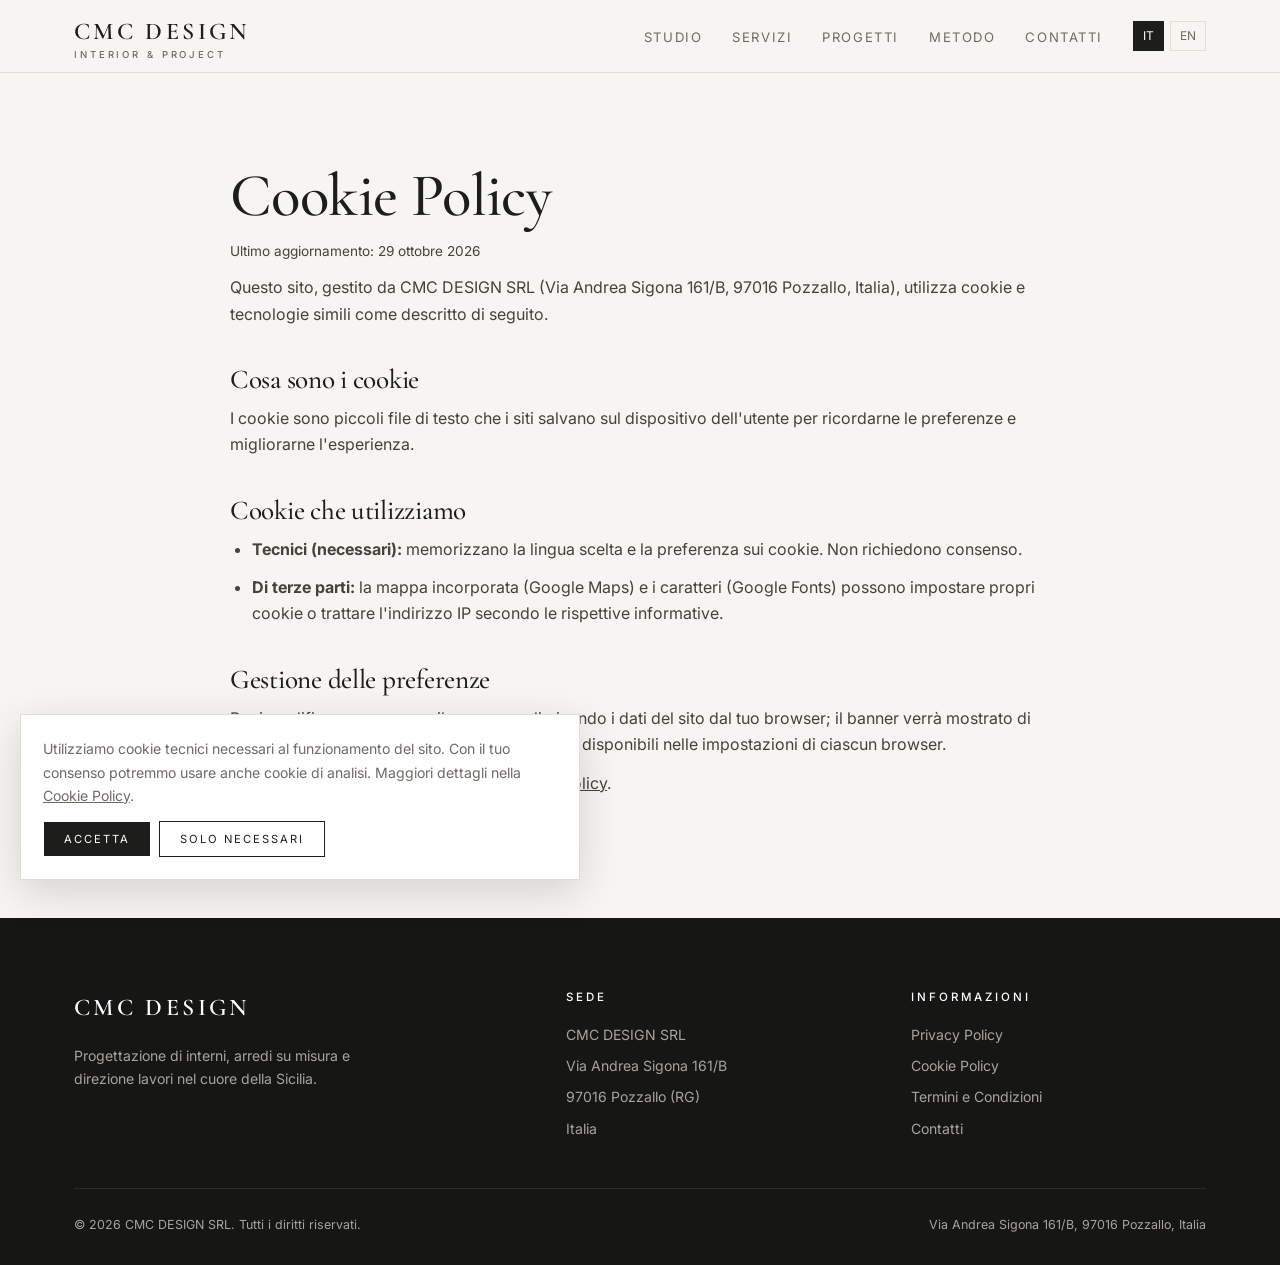
<file: cookies.html>
<!DOCTYPE html>
<html lang="it" data-lang="it">
<head>
<meta charset="utf-8">
<meta name="viewport" content="width=device-width,initial-scale=1">
<title>Cookie Policy — CMC DESIGN SRL</title>
<link href="https://fonts.googleapis.com/css2?family=Cormorant+Garamond:ital,wght@0,500;0,600;1,500&family=Inter:wght@400;500&display=swap" rel="stylesheet">
<link rel="stylesheet" href="style.css">
</head>
<body>
<main class="wrap page">
<div class="it">
<h1>Cookie Policy</h1>
<p class="upd">Ultimo aggiornamento: 29 ottobre 2026</p>
<p>Questo sito, gestito da CMC DESIGN SRL (Via Andrea Sigona 161/B, 97016 Pozzallo, Italia), utilizza cookie e tecnologie simili come descritto di seguito.</p>
<h2>Cosa sono i cookie</h2>
<p>I cookie sono piccoli file di testo che i siti salvano sul dispositivo dell'utente per ricordarne le preferenze e migliorarne l'esperienza.</p>
<h2>Cookie che utilizziamo</h2>
<ul><li><strong>Tecnici (necessari):</strong> memorizzano la lingua scelta e la preferenza sui cookie. Non richiedono consenso.</li><li><strong>Di terze parti:</strong> la mappa incorporata (Google Maps) e i caratteri (Google Fonts) possono impostare propri cookie o trattare l'indirizzo IP secondo le rispettive informative.</li></ul>
<h2>Gestione delle preferenze</h2>
<p>Puoi modificare o revocare il consenso eliminando i dati del sito dal tuo browser; il banner verrà mostrato di nuovo. Le istruzioni per bloccare i cookie sono disponibili nelle impostazioni di ciascun browser.</p>
<p>Per ulteriori informazioni consulta la <a href="privacy.html" style="text-decoration:underline">Privacy Policy</a>.</p>
</div>
<div class="en">
<h1>Cookie Policy</h1>
<p class="upd">Last updated: 29 October 2026</p>
<p>This website, operated by CMC DESIGN SRL (Via Andrea Sigona 161/B, 97016 Pozzallo, Italy), uses cookies and similar technologies as described below.</p>
<h2>What cookies are</h2>
<p>Cookies are small text files that websites store on your device to remember your preferences and improve your experience.</p>
<h2>Cookies we use</h2>
<ul><li><strong>Technical (necessary):</strong> store your chosen language and cookie preference. No consent required.</li><li><strong>Third-party:</strong> the embedded map (Google Maps) and fonts (Google Fonts) may set their own cookies or process your IP address under their own policies.</li></ul>
<h2>Managing your preferences</h2>
<p>You can change or withdraw consent by clearing this site's data in your browser; the banner will then appear again. Instructions for blocking cookies are available in each browser's settings.</p>
<p>For more information see our <a href="privacy.html" style="text-decoration:underline">Privacy Policy</a>.</p>
</div>
</main>
<script src="script.js"></script>
</body>
</html>
</file>
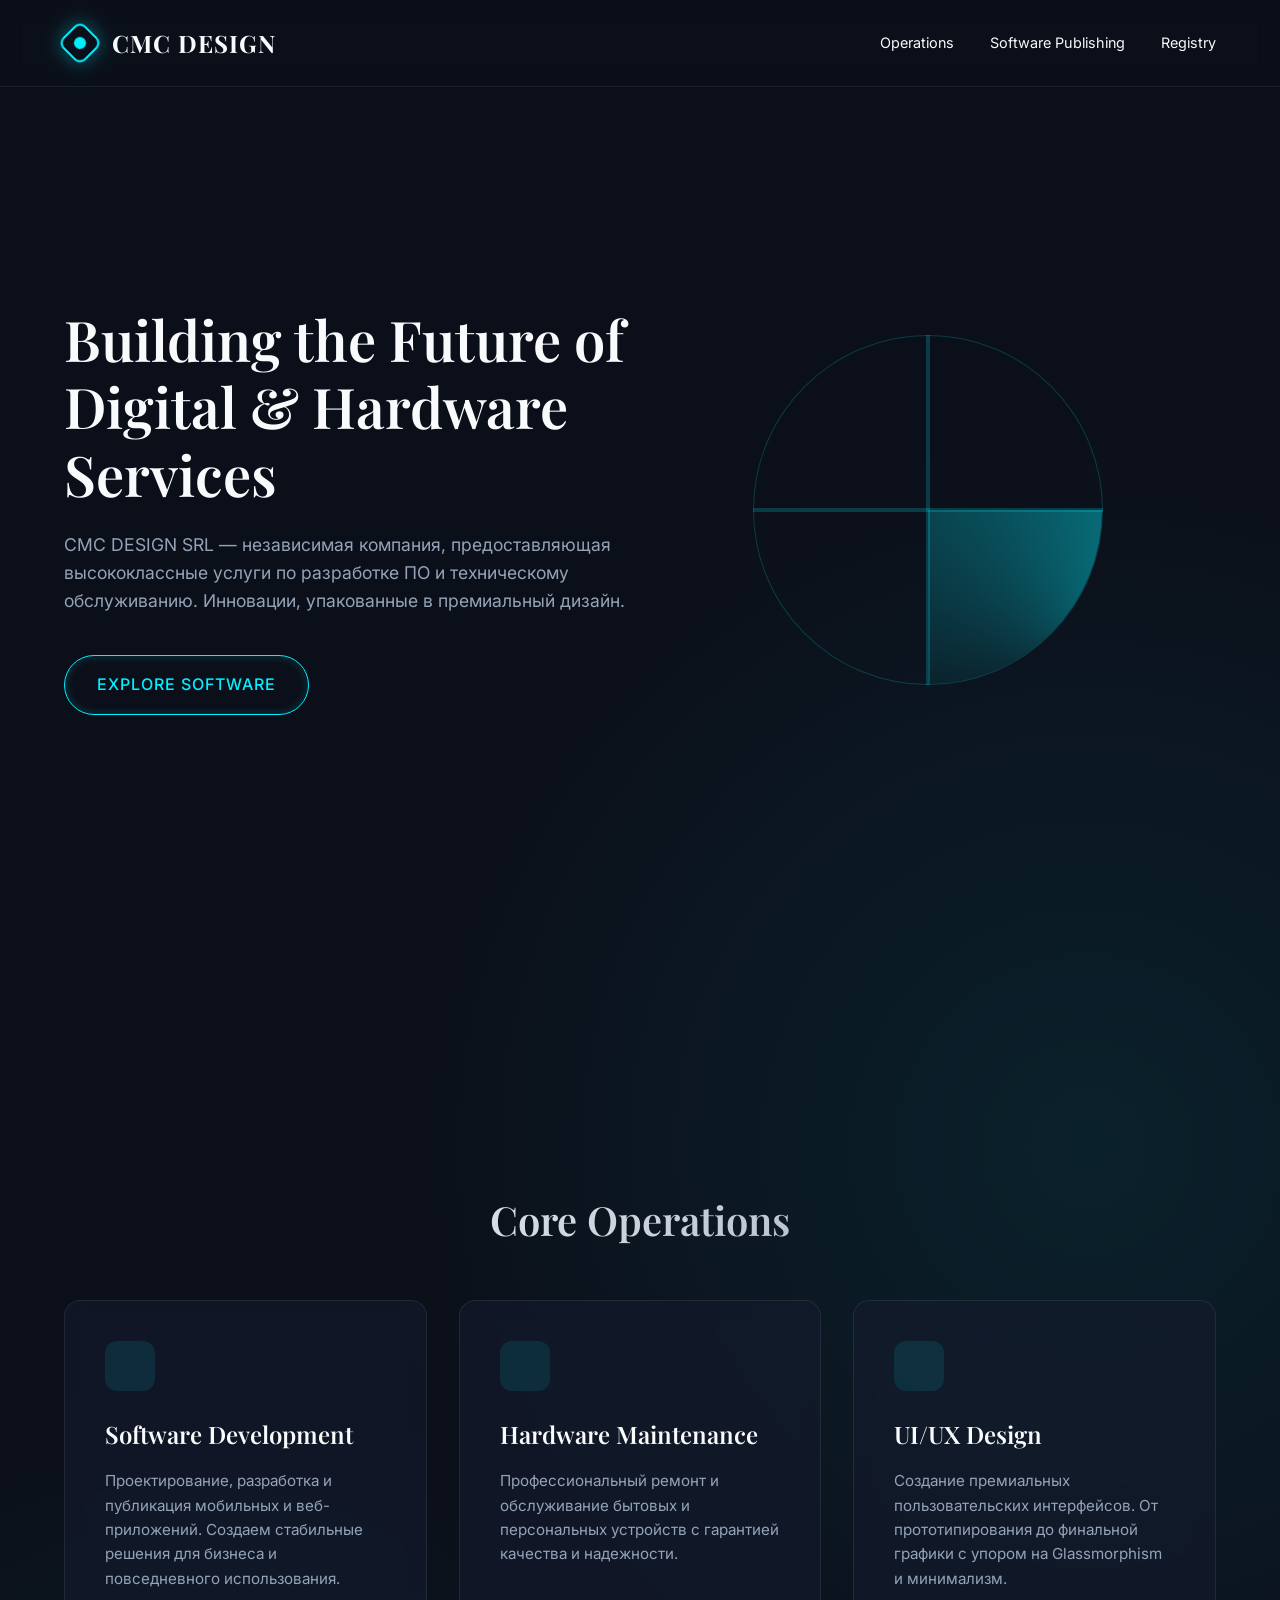
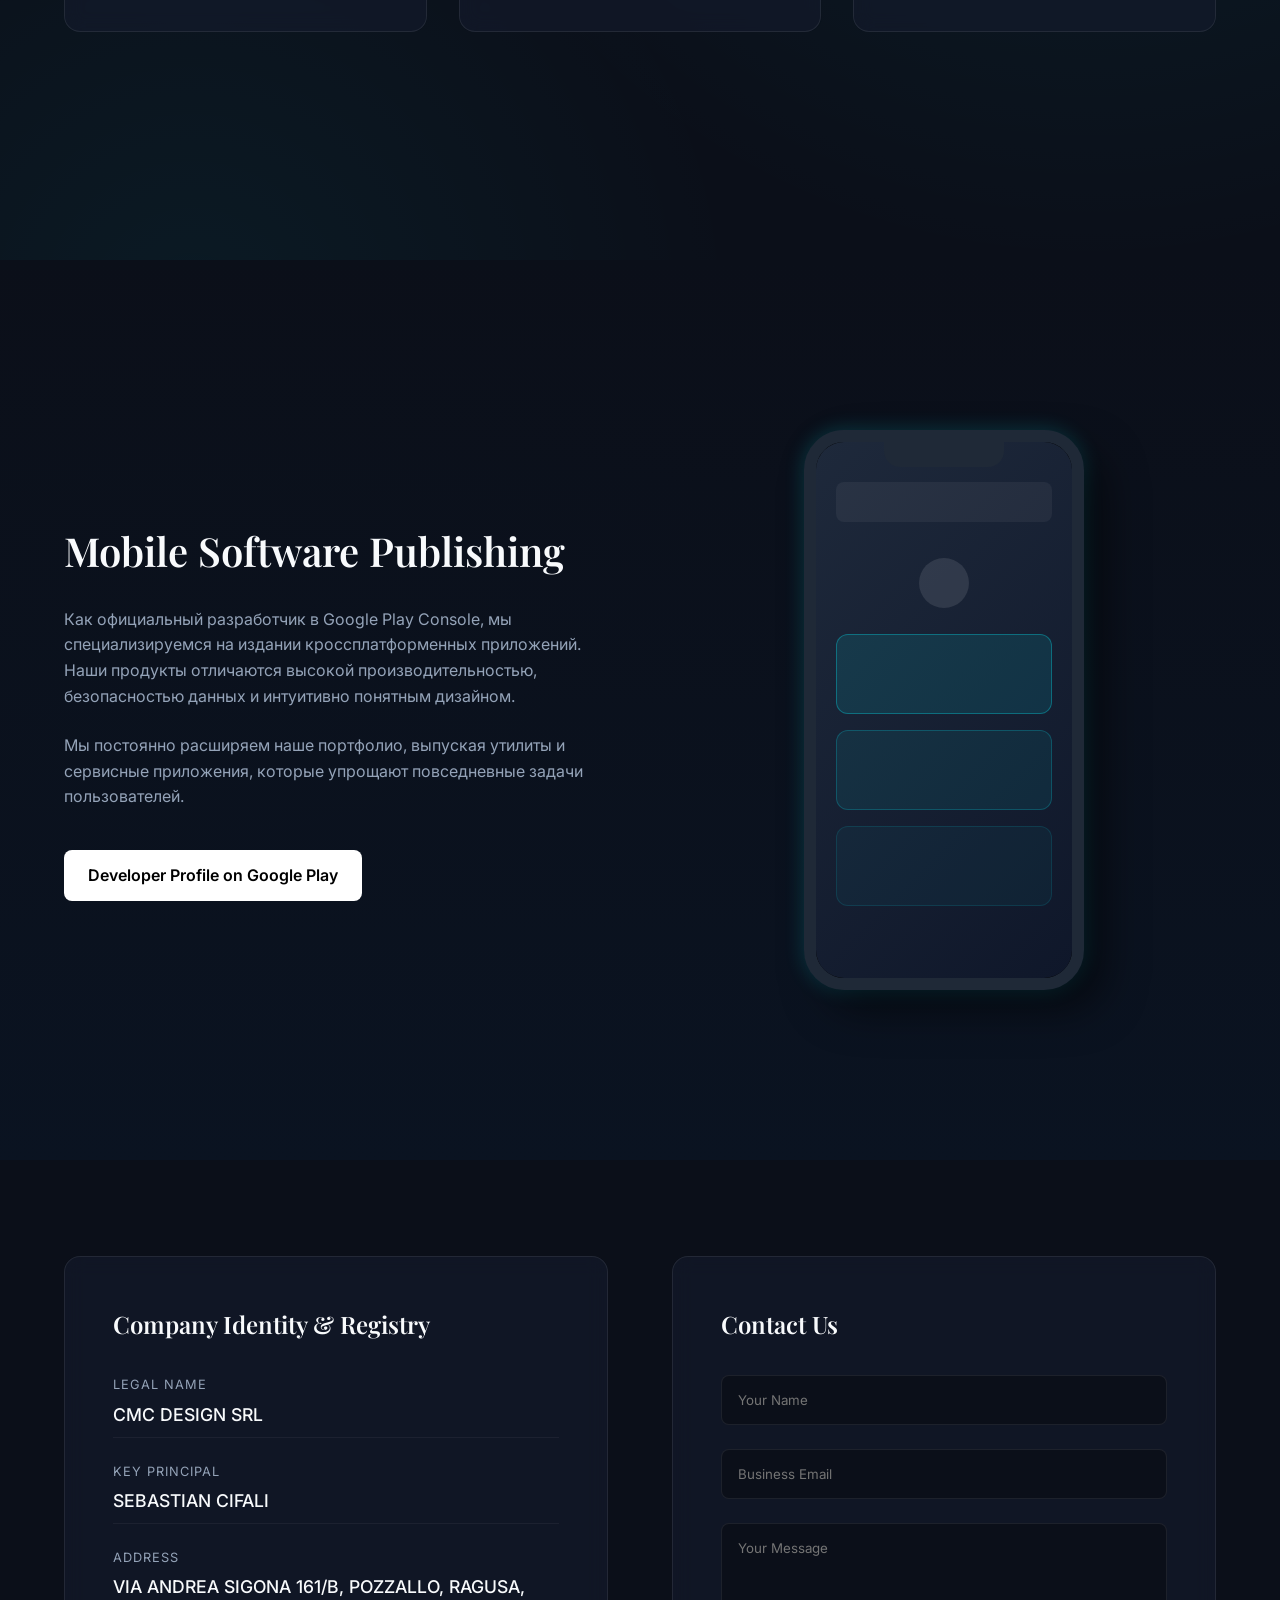
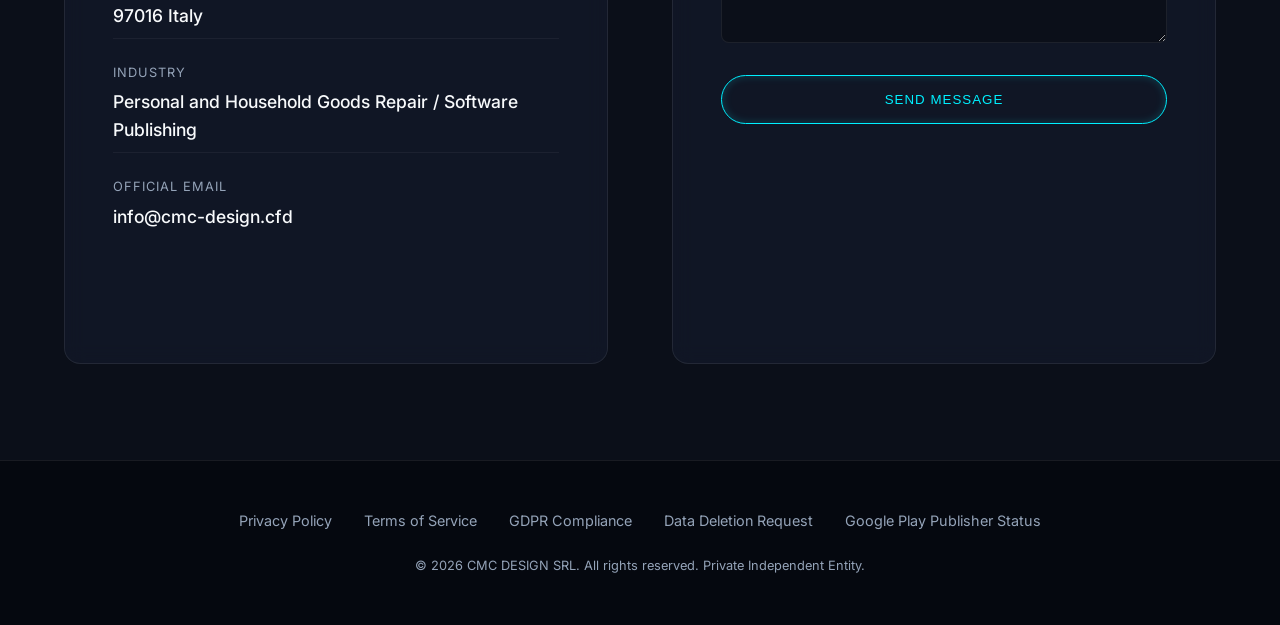
<file: gemini-code-1793304173811.html>
<!DOCTYPE html>
<html lang="ru">
<head>
    <meta charset="UTF-8">
    <meta name="viewport" content="width=device-width, initial-scale=1.0">
    <title>CMC DESIGN SRL | Premium Services & Software</title>
    <link rel="preconnect" href="https://fonts.googleapis.com">
    <link rel="preconnect" href="https://fonts.gstatic.com" crossorigin>
    <link href="https://fonts.googleapis.com/css2?family=Inter:wght@300;400;500;600&family=Playfair+Display:ital,wght@0,600;0,700;1,600&display=swap" rel="stylesheet">
    <style>
        :root {
            --bg-color: #0b0f19;
            --surface-color: rgba(20, 27, 45, 0.6);
            --surface-border: rgba(255, 255, 255, 0.08);
            --accent-color: #00f0ff;
            --accent-hover: #00c3d9;
            --text-main: #f8fafc;
            --text-muted: #94a3b8;
            --glow: 0 0 20px rgba(0, 240, 255, 0.4);
        }

        * {
            margin: 0;
            padding: 0;
            box-sizing: border-box;
        }

        body {
            font-family: 'Inter', sans-serif;
            background-color: var(--bg-color);
            color: var(--text-main);
            line-height: 1.6;
            overflow-x: hidden;
            background-image: 
                radial-gradient(circle at 15% 50%, rgba(0, 240, 255, 0.05), transparent 25%),
                radial-gradient(circle at 85% 30%, rgba(0, 240, 255, 0.08), transparent 25%);
        }

        h1, h2, h3 {
            font-family: 'Playfair Display', serif;
            font-weight: 600;
        }

        /* Навигация */
        nav {
            position: fixed;
            top: 0;
            width: 100%;
            padding: 1.5rem 5%;
            display: flex;
            justify-content: space-between;
            align-items: center;
            background: rgba(11, 15, 25, 0.8);
            backdrop-filter: blur(12px);
            -webkit-backdrop-filter: blur(12px);
            border-bottom: 1px solid var(--surface-border);
            z-index: 1000;
        }

        .logo-container {
            display: flex;
            align-items: center;
            gap: 1rem;
        }

        .css-logo {
            width: 32px;
            height: 32px;
            border: 2px solid var(--accent-color);
            border-radius: 8px;
            position: relative;
            transform: rotate(45deg);
            box-shadow: var(--glow);
        }

        .css-logo::after {
            content: '';
            position: absolute;
            top: 50%;
            left: 50%;
            transform: translate(-50%, -50%);
            width: 12px;
            height: 12px;
            background: var(--accent-color);
            border-radius: 50%;
        }

        .logo-text {
            font-family: 'Playfair Display', serif;
            font-size: 1.5rem;
            letter-spacing: 1px;
            font-weight: 700;
        }

        .nav-links a {
            color: var(--text-main);
            text-decoration: none;
            margin-left: 2rem;
            font-size: 0.9rem;
            transition: color 0.3s ease;
        }

        .nav-links a:hover {
            color: var(--accent-color);
        }

        /* Общие стили секций */
        section {
            padding: 6rem 5%;
            min-height: 100vh;
            display: flex;
            flex-direction: column;
            justify-content: center;
        }

        .section-title {
            font-size: 2.5rem;
            margin-bottom: 3rem;
            text-align: center;
            background: linear-gradient(to right, #fff, var(--text-muted));
            -webkit-background-clip: text;
            -webkit-text-fill-color: transparent;
        }

        /* Главный экран */
        .hero {
            flex-direction: row;
            align-items: center;
            justify-content: space-between;
            margin-top: 60px;
        }

        .hero-content {
            flex: 1;
            max-width: 600px;
        }

        .hero h1 {
            font-size: 3.5rem;
            margin-bottom: 1.5rem;
            line-height: 1.2;
        }

        .hero p {
            color: var(--text-muted);
            font-size: 1.1rem;
            margin-bottom: 2.5rem;
        }

        .btn {
            display: inline-block;
            padding: 1rem 2rem;
            background: transparent;
            color: var(--accent-color);
            border: 1px solid var(--accent-color);
            border-radius: 30px;
            text-decoration: none;
            font-weight: 500;
            text-transform: uppercase;
            letter-spacing: 1px;
            transition: all 0.3s ease;
            box-shadow: 0 0 10px rgba(0, 240, 255, 0.2) inset;
        }

        .btn:hover {
            background: var(--accent-color);
            color: var(--bg-color);
            box-shadow: var(--glow);
        }

        .hero-visual {
            flex: 1;
            display: flex;
            justify-content: center;
            align-items: center;
        }

        /* Анимация радара (чистый CSS) */
        .radar {
            width: 350px;
            height: 350px;
            border-radius: 50%;
            border: 1px solid rgba(0, 240, 255, 0.2);
            position: relative;
            overflow: hidden;
            background: 
                linear-gradient(90deg, transparent 49.5%, rgba(0, 240, 255, 0.2) 49.5%, rgba(0, 240, 255, 0.2) 50.5%, transparent 50.5%),
                linear-gradient(0deg, transparent 49.5%, rgba(0, 240, 255, 0.2) 49.5%, rgba(0, 240, 255, 0.2) 50.5%, transparent 50.5%);
        }

        .radar::before {
            content: '';
            position: absolute;
            top: 50%;
            left: 50%;
            width: 100%;
            height: 100%;
            background: conic-gradient(from 0deg, transparent 70%, rgba(0, 240, 255, 0.4) 100%);
            transform-origin: 0 0;
            animation: scan 4s linear infinite;
        }

        @keyframes scan {
            0% { transform: rotate(0deg); }
            100% { transform: rotate(360deg); }
        }

        /* Операции */
        .operations-grid {
            display: grid;
            grid-template-columns: repeat(auto-fit, minmax(300px, 1fr));
            gap: 2rem;
        }

        .card {
            background: var(--surface-color);
            border: 1px solid var(--surface-border);
            border-radius: 16px;
            padding: 2.5rem;
            backdrop-filter: blur(10px);
            transition: all 0.4s ease;
        }

        .card:hover {
            transform: translateY(-10px);
            border-color: var(--accent-color);
            box-shadow: 0 10px 30px rgba(0, 240, 255, 0.1);
        }

        .card-icon {
            width: 50px;
            height: 50px;
            background: rgba(0, 240, 255, 0.1);
            border-radius: 12px;
            margin-bottom: 1.5rem;
            position: relative;
        }

        .card h3 {
            font-size: 1.5rem;
            margin-bottom: 1rem;
        }

        .card p {
            color: var(--text-muted);
            font-size: 0.95rem;
        }

        /* Блок мобильного приложения */
        .software-section {
            background: linear-gradient(180deg, var(--bg-color) 0%, rgba(10, 20, 35, 0.8) 100%);
            flex-direction: row;
            align-items: center;
            gap: 4rem;
        }

        .software-text {
            flex: 1;
        }

        .software-text h2 {
            font-size: 2.5rem;
            margin-bottom: 1.5rem;
        }

        .software-text p {
            color: var(--text-muted);
            margin-bottom: 1.5rem;
        }

        .store-badge {
            display: inline-block;
            padding: 0.8rem 1.5rem;
            background: #fff;
            color: #000;
            border-radius: 8px;
            font-weight: 600;
            margin-top: 1rem;
            text-decoration: none;
        }

        .software-visual {
            flex: 1;
            display: flex;
            justify-content: center;
        }

        /* Мокап смартфона на чистом CSS */
        .phone-mockup {
            width: 280px;
            height: 560px;
            background: #000;
            border: 12px solid #1f2937;
            border-radius: 40px;
            position: relative;
            box-shadow: 20px 20px 40px rgba(0,0,0,0.5), 0 0 20px rgba(0, 240, 255, 0.2);
            overflow: hidden;
            display: flex;
            flex-direction: column;
        }

        .phone-notch {
            position: absolute;
            top: 0;
            left: 50%;
            transform: translateX(-50%);
            width: 120px;
            height: 25px;
            background: #1f2937;
            border-bottom-left-radius: 16px;
            border-bottom-right-radius: 16px;
            z-index: 2;
        }

        .phone-screen {
            flex: 1;
            background: linear-gradient(135deg, #1e293b 0%, #0f172a 100%);
            padding: 40px 20px 20px;
            display: flex;
            flex-direction: column;
            gap: 1rem;
        }

        .ui-header {
            height: 40px;
            background: rgba(255,255,255,0.05);
            border-radius: 8px;
            margin-bottom: 10px;
        }

        .ui-card {
            height: 80px;
            background: rgba(0, 240, 255, 0.1);
            border: 1px solid rgba(0, 240, 255, 0.3);
            border-radius: 12px;
        }

        .ui-circle {
            width: 50px;
            height: 50px;
            border-radius: 50%;
            background: rgba(255,255,255,0.1);
            margin: 10px auto;
        }

        /* Реестр и Контакты */
        .registry-section {
            flex-direction: row;
            gap: 4rem;
        }

        .company-data, .contact-form {
            flex: 1;
            background: var(--surface-color);
            border: 1px solid var(--surface-border);
            border-radius: 16px;
            padding: 3rem;
            backdrop-filter: blur(10px);
        }

        .data-item {
            margin-bottom: 1.5rem;
            border-bottom: 1px solid rgba(255,255,255,0.05);
            padding-bottom: 0.5rem;
        }
        
        .data-item:last-child {
            border-bottom: none;
        }

        .data-label {
            font-size: 0.8rem;
            color: var(--text-muted);
            text-transform: uppercase;
            letter-spacing: 1px;
            margin-bottom: 0.3rem;
        }

        .data-value {
            font-size: 1.1rem;
            font-weight: 500;
        }

        .contact-form form {
            display: flex;
            flex-direction: column;
            gap: 1.5rem;
        }

        .form-group input, .form-group textarea {
            width: 100%;
            padding: 1rem;
            background: rgba(0,0,0,0.3);
            border: 1px solid var(--surface-border);
            border-radius: 8px;
            color: var(--text-main);
            font-family: inherit;
            transition: border-color 0.3s;
        }

        .form-group input:focus, .form-group textarea:focus {
            outline: none;
            border-color: var(--accent-color);
        }

        .form-group textarea {
            resize: vertical;
            min-height: 120px;
        }

        /* Подвал */
        footer {
            background: #05080f;
            padding: 3rem 5%;
            border-top: 1px solid var(--surface-border);
            text-align: center;
        }

        .footer-links {
            display: flex;
            justify-content: center;
            gap: 2rem;
            margin-bottom: 1.5rem;
            flex-wrap: wrap;
        }

        .footer-links a {
            color: var(--text-muted);
            text-decoration: none;
            font-size: 0.9rem;
        }

        .footer-links a:hover {
            color: var(--accent-color);
        }

        .copyright {
            color: var(--text-muted);
            font-size: 0.8rem;
        }

        @media (max-width: 900px) {
            .hero, .software-section, .registry-section {
                flex-direction: column;
                text-align: center;
            }
            .nav-links {
                display: none; /* Для простоты на мобильных скрываем */
            }
            .hero-visual {
                margin-top: 3rem;
            }
        }
    </style>
</head>
<body>

    <nav>
        <div class="logo-container">
            <div class="css-logo"></div>
            <div class="logo-text">CMC DESIGN</div>
        </div>
        <div class="nav-links">
            <a href="#operations">Operations</a>
            <a href="#software">Software Publishing</a>
            <a href="#registry">Registry</a>
        </div>
    </nav>

    <section class="hero">
        <div class="hero-content">
            <h1>Building the Future of Digital & Hardware Services</h1>
            <p>CMC DESIGN SRL — независимая компания, предоставляющая высококлассные услуги по разработке ПО и техническому обслуживанию. Инновации, упакованные в премиальный дизайн.</p>
            <a href="#software" class="btn">Explore Software</a>
        </div>
        <div class="hero-visual">
            <div class="radar"></div>
        </div>
    </section>

    <section id="operations">
        <h2 class="section-title">Core Operations</h2>
        <div class="operations-grid">
            <div class="card">
                <div class="card-icon"></div>
                <h3>Software Development</h3>
                <p>Проектирование, разработка и публикация мобильных и веб-приложений. Создаем стабильные решения для бизнеса и повседневного использования.</p>
            </div>
            <div class="card">
                <div class="card-icon"></div>
                <h3>Hardware Maintenance</h3>
                <p>Профессиональный ремонт и обслуживание бытовых и персональных устройств с гарантией качества и надежности.</p>
            </div>
            <div class="card">
                <div class="card-icon"></div>
                <h3>UI/UX Design</h3>
                <p>Создание премиальных пользовательских интерфейсов. От прототипирования до финальной графики с упором на Glassmorphism и минимализм.</p>
            </div>
        </div>
    </section>

    <section id="software" class="software-section">
        <div class="software-text">
            <h2>Mobile Software Publishing</h2>
            <p>Как официальный разработчик в Google Play Console, мы специализируемся на издании кроссплатформенных приложений. Наши продукты отличаются высокой производительностью, безопасностью данных и интуитивно понятным дизайном.</p>
            <p>Мы постоянно расширяем наше портфолио, выпуская утилиты и сервисные приложения, которые упрощают повседневные задачи пользователей.</p>
            <a href="#" class="store-badge">Developer Profile on Google Play</a>
        </div>
        <div class="software-visual">
            <div class="phone-mockup">
                <div class="phone-notch"></div>
                <div class="phone-screen">
                    <div class="ui-header"></div>
                    <div class="ui-circle"></div>
                    <div class="ui-card"></div>
                    <div class="ui-card" style="opacity: 0.7;"></div>
                    <div class="ui-card" style="opacity: 0.4;"></div>
                </div>
            </div>
        </div>
    </section>

    <section id="registry" class="registry-section">
        <div class="company-data">
            <h2 style="margin-bottom: 2rem;">Company Identity & Registry</h2>
            <div class="data-item">
                <div class="data-label">Legal Name</div>
                <div class="data-value">CMC DESIGN SRL</div>
            </div>
            <div class="data-item">
                <div class="data-label">Key Principal</div>
                <div class="data-value">SEBASTIAN CIFALI</div>
            </div>
            <div class="data-item">
                <div class="data-label">Address</div>
                <div class="data-value">VIA ANDREA SIGONA 161/B, POZZALLO, RAGUSA, 97016 Italy</div>
            </div>
            <div class="data-item">
                <div class="data-label">Industry</div>
                <div class="data-value">Personal and Household Goods Repair / Software Publishing</div>
            </div>
            <div class="data-item">
                <div class="data-label">Official Email</div>
                <div class="data-value">info@cmc-design.cfd</div>
            </div>
        </div>

        <div class="contact-form">
            <h2 style="margin-bottom: 2rem;">Contact Us</h2>
            <form>
                <div class="form-group">
                    <input type="text" placeholder="Your Name" required>
                </div>
                <div class="form-group">
                    <input type="email" placeholder="Business Email" required>
                </div>
                <div class="form-group">
                    <textarea placeholder="Your Message" required></textarea>
                </div>
                <button type="submit" class="btn" style="width: 100%; text-align: center;">Send Message</button>
            </form>
        </div>
    </section>

    <footer>
        <div class="footer-links">
            <a href="#">Privacy Policy</a>
            <a href="#">Terms of Service</a>
            <a href="#">GDPR Compliance</a>
            <a href="#">Data Deletion Request</a>
            <a href="#">Google Play Publisher Status</a>
        </div>
        <div class="copyright">
            &copy; 2026 CMC DESIGN SRL. All rights reserved. Private Independent Entity.
        </div>
    </footer>

</body>
</html>
</file>
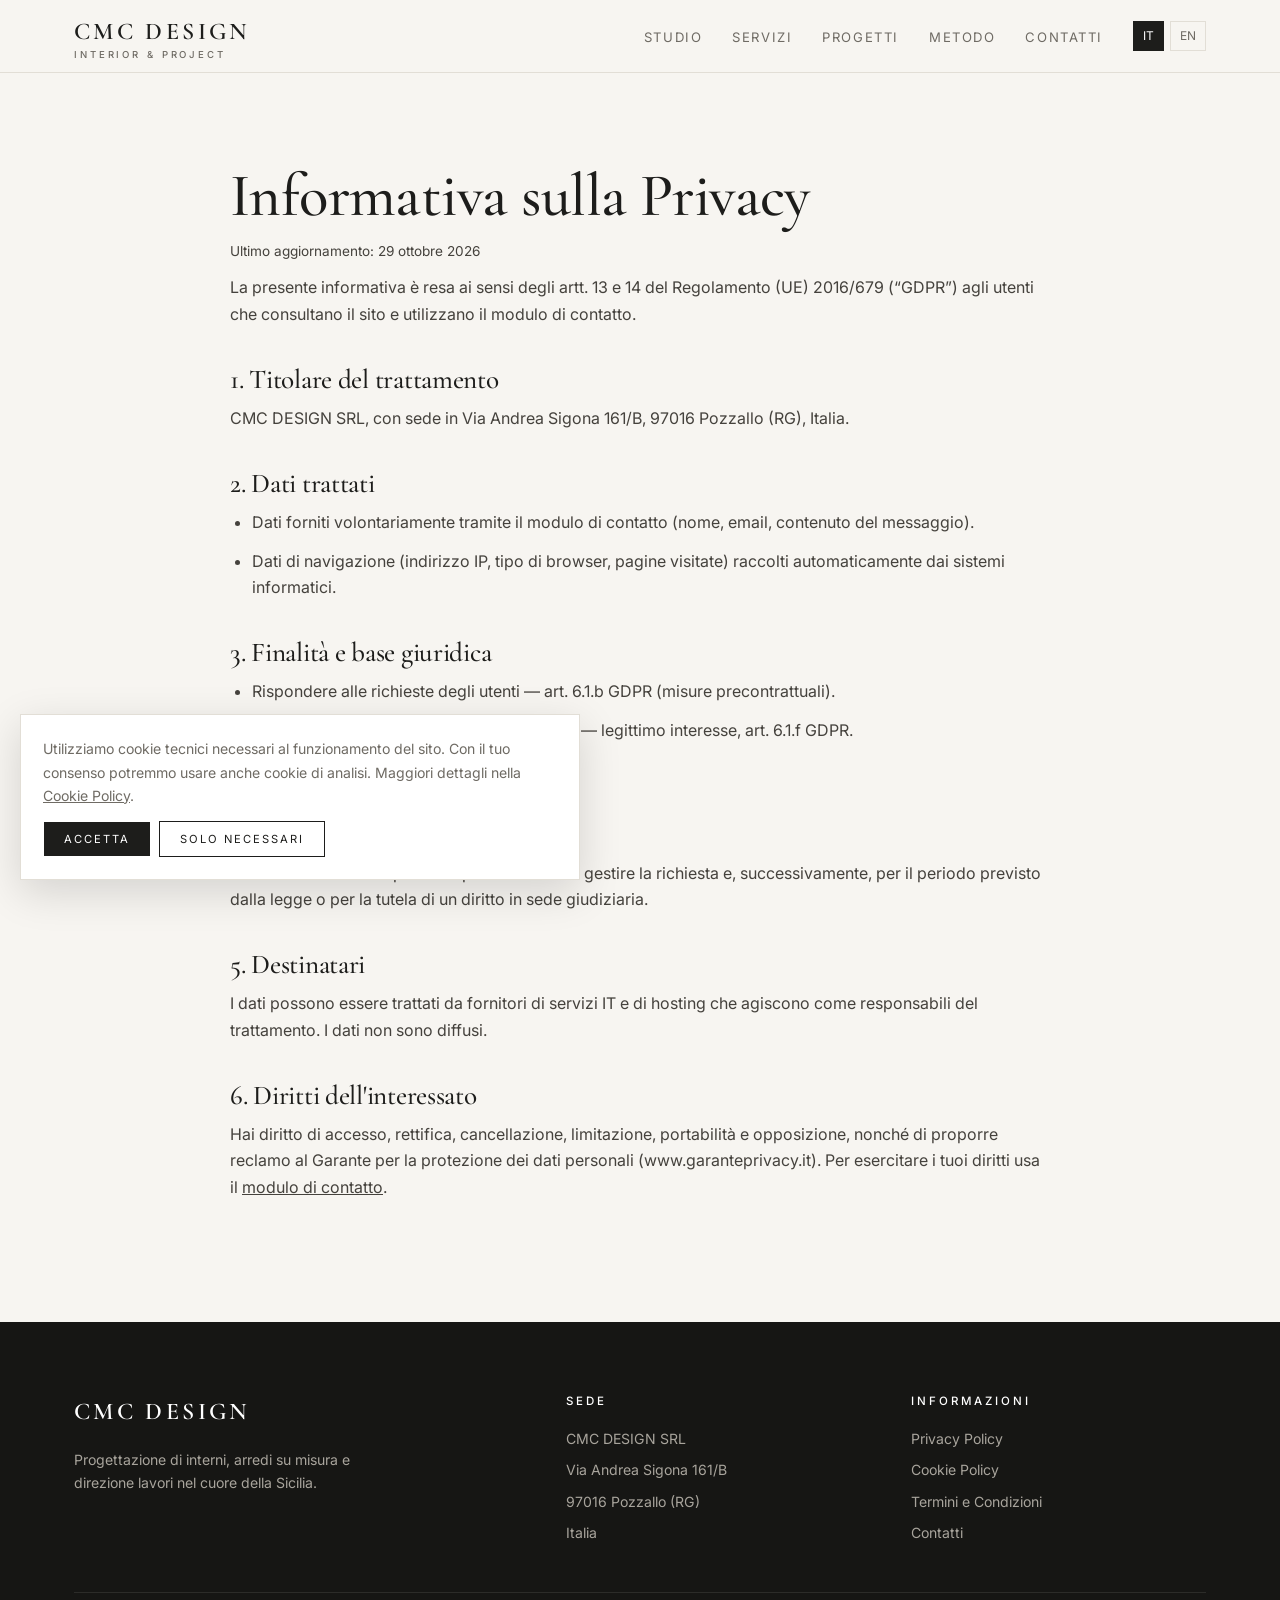
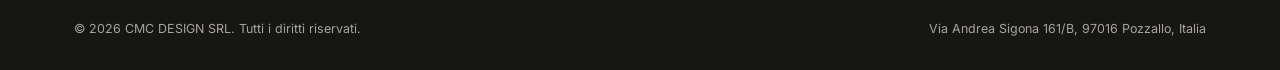
<file: privacy.html>
<!DOCTYPE html>
<html lang="it" data-lang="it">
<head>
<meta charset="utf-8">
<meta name="viewport" content="width=device-width,initial-scale=1">
<title>Privacy Policy — CMC DESIGN SRL</title>
<link href="https://fonts.googleapis.com/css2?family=Cormorant+Garamond:ital,wght@0,500;0,600;1,500&family=Inter:wght@400;500&display=swap" rel="stylesheet">
<link rel="stylesheet" href="style.css">
</head>
<body>
<main class="wrap page">
<div class="it">
<h1>Informativa sulla Privacy</h1>
<p class="upd">Ultimo aggiornamento: 29 ottobre 2026</p>
<p>La presente informativa è resa ai sensi degli artt. 13 e 14 del Regolamento (UE) 2016/679 (“GDPR”) agli utenti che consultano il sito e utilizzano il modulo di contatto.</p>
<h2>1. Titolare del trattamento</h2>
<p>CMC DESIGN SRL, con sede in Via Andrea Sigona 161/B, 97016 Pozzallo (RG), Italia.</p>
<h2>2. Dati trattati</h2>
<ul><li>Dati forniti volontariamente tramite il modulo di contatto (nome, email, contenuto del messaggio).</li><li>Dati di navigazione (indirizzo IP, tipo di browser, pagine visitate) raccolti automaticamente dai sistemi informatici.</li></ul>
<h2>3. Finalità e base giuridica</h2>
<ul><li>Rispondere alle richieste degli utenti — art. 6.1.b GDPR (misure precontrattuali).</li><li>Sicurezza e corretto funzionamento del sito — legittimo interesse, art. 6.1.f GDPR.</li><li>Adempimenti di legge — art. 6.1.c GDPR.</li></ul>
<h2>4. Conservazione</h2>
<p>I dati sono conservati per il tempo necessario a gestire la richiesta e, successivamente, per il periodo previsto dalla legge o per la tutela di un diritto in sede giudiziaria.</p>
<h2>5. Destinatari</h2>
<p>I dati possono essere trattati da fornitori di servizi IT e di hosting che agiscono come responsabili del trattamento. I dati non sono diffusi.</p>
<h2>6. Diritti dell'interessato</h2>
<p>Hai diritto di accesso, rettifica, cancellazione, limitazione, portabilità e opposizione, nonché di proporre reclamo al Garante per la protezione dei dati personali (www.garanteprivacy.it). Per esercitare i tuoi diritti usa il <a href="index.html#contact" style="text-decoration:underline">modulo di contatto</a>.</p>
</div>
<div class="en">
<h1>Privacy Policy</h1>
<p class="upd">Last updated: 29 October 2026</p>
<p>This notice is provided under Articles 13 and 14 of Regulation (EU) 2016/679 (“GDPR”) to users who browse this website and use the contact form.</p>
<h2>1. Data controller</h2>
<p>CMC DESIGN SRL, registered office at Via Andrea Sigona 161/B, 97016 Pozzallo (RG), Italy.</p>
<h2>2. Data processed</h2>
<ul><li>Data you provide voluntarily through the contact form (name, email, message).</li><li>Browsing data (IP address, browser type, pages visited) collected automatically by IT systems.</li></ul>
<h2>3. Purposes and legal basis</h2>
<ul><li>Replying to user requests — Art. 6(1)(b) GDPR (pre-contractual measures).</li><li>Website security and proper operation — legitimate interest, Art. 6(1)(f) GDPR.</li><li>Legal obligations — Art. 6(1)(c) GDPR.</li></ul>
<h2>4. Retention</h2>
<p>Data is kept for the time needed to handle your request and afterwards for the period required by law or to defend legal claims.</p>
<h2>5. Recipients</h2>
<p>Data may be processed by IT and hosting providers acting as data processors. Data is not disseminated.</p>
<h2>6. Your rights</h2>
<p>You have the right of access, rectification, erasure, restriction, portability and objection, and to lodge a complaint with the Italian Data Protection Authority (www.garanteprivacy.it). To exercise your rights, use the <a href="index.html#contact" style="text-decoration:underline">contact form</a>.</p>
</div>
</main>
<script src="script.js"></script>
</body>
</html>
</file>
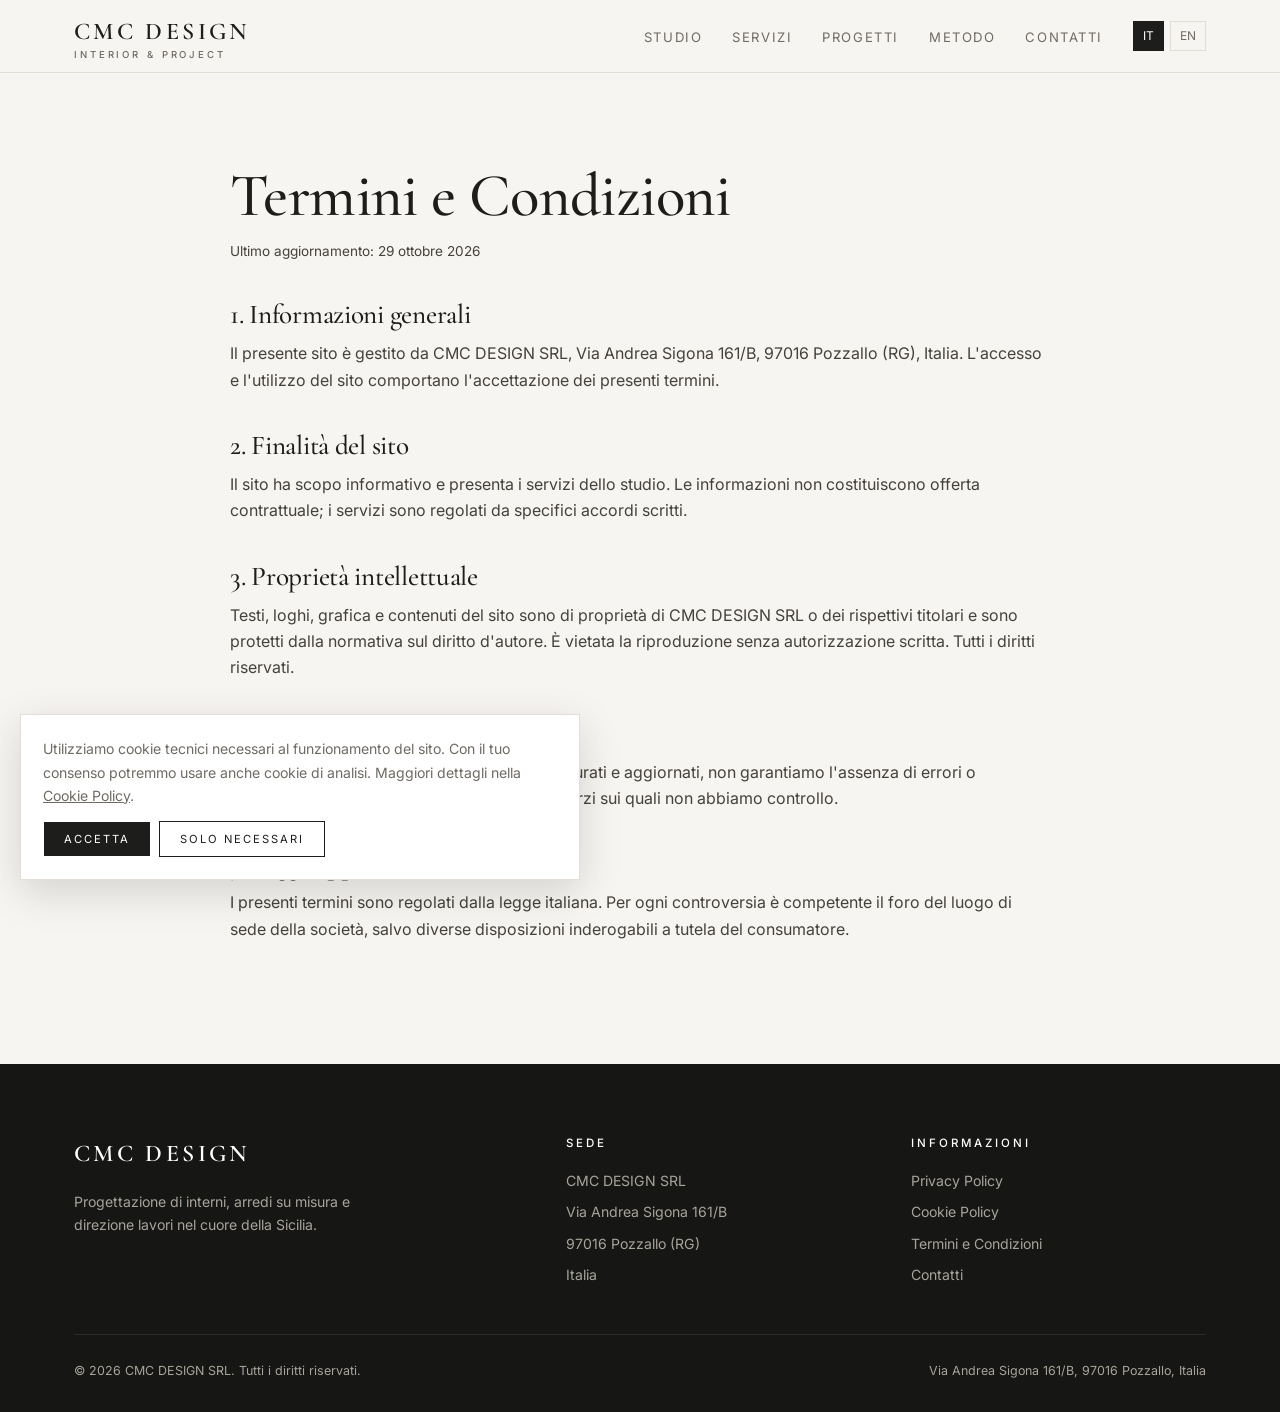
<file: termini.html>
<!DOCTYPE html>
<html lang="it" data-lang="it">
<head>
<meta charset="utf-8">
<meta name="viewport" content="width=device-width,initial-scale=1">
<title>Termini e Condizioni — CMC DESIGN SRL</title>
<link href="https://fonts.googleapis.com/css2?family=Cormorant+Garamond:ital,wght@0,500;0,600;1,500&family=Inter:wght@400;500&display=swap" rel="stylesheet">
<link rel="stylesheet" href="style.css">
</head>
<body>
<main class="wrap page">
<div class="it">
<h1>Termini e Condizioni</h1>
<p class="upd">Ultimo aggiornamento: 29 ottobre 2026</p>
<h2>1. Informazioni generali</h2>
<p>Il presente sito è gestito da CMC DESIGN SRL, Via Andrea Sigona 161/B, 97016 Pozzallo (RG), Italia. L'accesso e l'utilizzo del sito comportano l'accettazione dei presenti termini.</p>
<h2>2. Finalità del sito</h2>
<p>Il sito ha scopo informativo e presenta i servizi dello studio. Le informazioni non costituiscono offerta contrattuale; i servizi sono regolati da specifici accordi scritti.</p>
<h2>3. Proprietà intellettuale</h2>
<p>Testi, loghi, grafica e contenuti del sito sono di proprietà di CMC DESIGN SRL o dei rispettivi titolari e sono protetti dalla normativa sul diritto d'autore. È vietata la riproduzione senza autorizzazione scritta. Tutti i diritti riservati.</p>
<h2>4. Limitazione di responsabilità</h2>
<p>Pur impegnandoci a mantenere i contenuti accurati e aggiornati, non garantiamo l'assenza di errori o interruzioni. Il sito può contenere link a siti di terzi sui quali non abbiamo controllo.</p>
<h2>5. Legge applicabile</h2>
<p>I presenti termini sono regolati dalla legge italiana. Per ogni controversia è competente il foro del luogo di sede della società, salvo diverse disposizioni inderogabili a tutela del consumatore.</p>
</div>
<div class="en">
<h1>Terms &amp; Conditions</h1>
<p class="upd">Last updated: 29 October 2026</p>
<h2>1. General information</h2>
<p>This website is operated by CMC DESIGN SRL, Via Andrea Sigona 161/B, 97016 Pozzallo (RG), Italy. By accessing and using the site you accept these terms.</p>
<h2>2. Purpose of the website</h2>
<p>The website is for information purposes and presents the studio's services. Its content does not constitute a contractual offer; services are governed by specific written agreements.</p>
<h2>3. Intellectual property</h2>
<p>Texts, logos, graphics and content of this site are owned by CMC DESIGN SRL or their respective owners and are protected by copyright law. Reproduction without written permission is prohibited. All rights reserved.</p>
<h2>4. Limitation of liability</h2>
<p>While we strive to keep content accurate and up to date, we do not guarantee that it is free from errors or interruptions. The site may link to third-party sites over which we have no control.</p>
<h2>5. Governing law</h2>
<p>These terms are governed by Italian law. Any dispute falls under the jurisdiction of the courts of the company's registered office, subject to mandatory consumer-protection rules.</p>
</div>
</main>
<script src="script.js"></script>
</body>
</html>
</file>
<file: style.css>
:root{--bg:#f7f5f1;--ink:#1d1d1b;--mute:#6f6b64;--line:#e2ded6;--accent:#8c7b66;--card:#fff}
*{box-sizing:border-box;margin:0;padding:0}
html{scroll-behavior:smooth}
body{font-family:'Inter',system-ui,sans-serif;background:var(--bg);color:var(--ink);line-height:1.65;font-size:16px;-webkit-font-smoothing:antialiased}
img{max-width:100%;display:block;background:linear-gradient(135deg,#e9e4db,#d8d1c4)}
a{color:inherit;text-decoration:none}
h1,h2,h3{font-family:'Cormorant Garamond',Georgia,serif;font-weight:500;line-height:1.1;letter-spacing:-.01em}
h1{font-size:clamp(2.8rem,7vw,5.6rem)}
h2{font-size:clamp(2rem,4vw,3.2rem);margin-bottom:1.2rem}
h3{font-size:1.6rem;margin-bottom:.5rem}
.wrap{max-width:1180px;margin:0 auto;padding:0 24px}
html[data-lang="it"] .en,html[data-lang="en"] .it{display:none!important}
/* header */
header{position:sticky;top:0;z-index:50;background:rgba(247,245,241,.92);backdrop-filter:blur(8px);border-bottom:1px solid var(--line)}
.nav{display:flex;align-items:center;justify-content:space-between;height:72px}
.logo{font-family:'Cormorant Garamond',serif;font-size:1.5rem;letter-spacing:.14em;font-weight:600}
.logo small{display:block;font:500 .6rem 'Inter';letter-spacing:.3em;color:var(--mute);margin-top:-2px}
nav ul{display:flex;gap:30px;list-style:none;align-items:center}
nav a{font-size:.82rem;letter-spacing:.12em;text-transform:uppercase;color:var(--mute);transition:.2s}
nav a:hover{color:var(--ink)}
.lang{display:flex;gap:6px;font-size:.75rem;letter-spacing:.1em}
.lang button{background:none;border:1px solid var(--line);padding:4px 9px;cursor:pointer;color:var(--mute);font:inherit}
html[data-lang="it"] .lang [data-l="it"],html[data-lang="en"] .lang [data-l="en"]{background:var(--ink);color:#fff;border-color:var(--ink)}
.burger{display:none;background:none;border:0;font-size:1.6rem;cursor:pointer}
/* hero */
.hero{position:relative;min-height:88vh;display:flex;align-items:flex-end;color:#fff}
.hero img{position:absolute;inset:0;width:100%;height:100%;object-fit:cover}
.hero::after{content:"";position:absolute;inset:0;background:linear-gradient(180deg,rgba(0,0,0,.15),rgba(0,0,0,.55))}
.hero .wrap{position:relative;z-index:2;padding-bottom:80px}
.hero p{max-width:520px;margin:22px 0 32px;font-size:1.05rem;opacity:.92}
.btn{display:inline-block;padding:14px 32px;border:1px solid currentColor;font-size:.78rem;letter-spacing:.18em;text-transform:uppercase;cursor:pointer;background:none;color:inherit;font-family:inherit;transition:.25s}
.btn:hover{background:#fff;color:var(--ink)}
.btn.dark:hover{background:var(--ink);color:#fff}
/* sections */
section{padding:110px 0}
.eyebrow{font-size:.72rem;letter-spacing:.3em;text-transform:uppercase;color:var(--accent);margin-bottom:16px;display:block}
.two{display:grid;grid-template-columns:1fr 1fr;gap:70px;align-items:center}
.two img{aspect-ratio:4/5;object-fit:cover;width:100%}
.lead{color:var(--mute);max-width:560px}
.stats{display:flex;gap:50px;margin-top:40px;padding-top:30px;border-top:1px solid var(--line)}
.stats b{font:500 2.6rem 'Cormorant Garamond',serif;display:block}
.stats span{font-size:.78rem;color:var(--mute);letter-spacing:.08em}
.services{background:var(--card)}
.grid3{display:grid;grid-template-columns:repeat(3,1fr);gap:28px;margin-top:50px}
.card img{aspect-ratio:4/3;object-fit:cover;width:100%;margin-bottom:22px}
.card p{color:var(--mute);font-size:.95rem}
.gallery{display:grid;grid-template-columns:repeat(4,1fr);gap:14px;margin-top:50px}
.gallery img{aspect-ratio:1;object-fit:cover;width:100%;transition:.4s}
.gallery a{overflow:hidden;display:block}
.gallery a:hover img{transform:scale(1.06)}
.gallery a:nth-child(1),.gallery a:nth-child(6){grid-column:span 2;grid-row:span 2}
.steps{display:grid;grid-template-columns:repeat(4,1fr);gap:30px;margin-top:50px}
.steps div{border-top:1px solid var(--ink);padding-top:18px}
.steps i{font:italic 500 1.8rem 'Cormorant Garamond',serif;color:var(--accent)}
.steps p{color:var(--mute);font-size:.92rem;margin-top:8px}
.cta{background:var(--ink);color:#fff;text-align:center}
.cta .lead{margin:0 auto 34px;color:#bbb}
/* contact */
.contact-grid{display:grid;grid-template-columns:1fr 1.2fr;gap:70px}
.info p{margin-bottom:22px}
.info small{display:block;font-size:.7rem;letter-spacing:.25em;text-transform:uppercase;color:var(--accent)}
form{display:grid;gap:16px}
input,textarea{width:100%;padding:15px 16px;border:1px solid var(--line);background:#fff;font:inherit;outline:none}
input:focus,textarea:focus{border-color:var(--ink)}
textarea{min-height:140px;resize:vertical}
.check{display:flex;gap:10px;font-size:.82rem;color:var(--mute);align-items:flex-start}
.check input{width:auto;margin-top:5px}
.check a{text-decoration:underline}
.ok{display:none;padding:16px;background:#ecf1e6;border:1px solid #cfdcc0;font-size:.92rem}
.map{margin-top:50px;border:1px solid var(--line)}
.map iframe{width:100%;height:340px;border:0;filter:grayscale(1) contrast(1.05)}
/* footer */
footer{background:#161614;color:#a8a49c;padding:70px 0 30px;font-size:.88rem}
.fgrid{display:grid;grid-template-columns:1.5fr 1fr 1fr;gap:50px;padding-bottom:40px;border-bottom:1px solid #2c2c29}
footer h4{color:#fff;font-size:.72rem;letter-spacing:.25em;text-transform:uppercase;margin-bottom:16px;font-weight:500}
footer li{list-style:none;margin-bottom:8px}
footer a:hover{color:#fff}
.legal{display:flex;justify-content:space-between;flex-wrap:wrap;gap:12px;padding-top:26px;font-size:.78rem}
/* legal pages */
.page{padding:90px 0 110px;max-width:820px}
.page h1{font-size:clamp(2.4rem,5vw,3.8rem);margin-bottom:10px}
.page h2{font-size:1.7rem;margin:38px 0 10px}
.page p,.page li{color:#45423d;margin-bottom:12px}
.page ul{padding-left:22px}
.upd{color:var(--mute);font-size:.85rem;margin-bottom:30px}
/* cookie banner */
#cb{position:fixed;left:20px;right:20px;bottom:20px;max-width:560px;background:#fff;border:1px solid var(--line);box-shadow:0 12px 40px rgba(0,0,0,.14);padding:22px;z-index:99;display:none;font-size:.88rem}
#cb p{margin-bottom:14px;color:var(--mute)}
#cb a{text-decoration:underline}
#cb .btn{padding:10px 20px;font-size:.7rem;margin-right:8px}
#cb .btn.fill{background:var(--ink);color:#fff}
@media(max-width:860px){
 nav ul{display:none;position:absolute;top:72px;left:0;right:0;background:var(--bg);flex-direction:column;padding:24px;gap:18px;border-bottom:1px solid var(--line)}
 nav ul.open{display:flex}.burger{display:block}
 .two,.contact-grid,.grid3,.fgrid,.steps{grid-template-columns:1fr}
 .gallery{grid-template-columns:repeat(2,1fr)}
 section{padding:70px 0}.stats{gap:28px}
}
</file>
